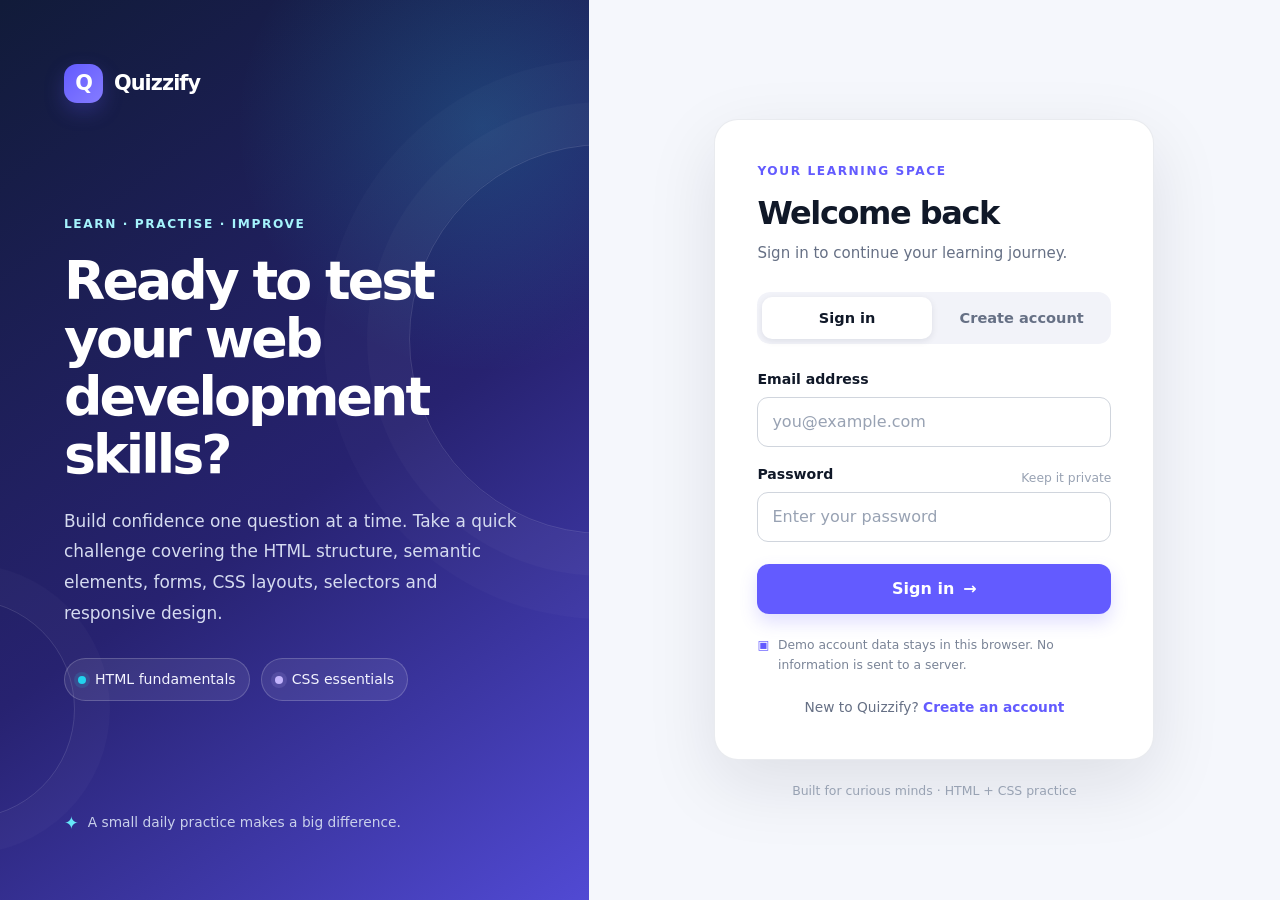
<file: index.html>
<!DOCTYPE html>
<html lang="en">
<head>
  <meta charset="UTF-8" />
  <meta name="viewport" content="width=device-width, initial-scale=1.0" />
  <meta http-equiv="refresh" content="0; url=./login.html" />
  <title>Quizzify — Sign in</title>
  <script>window.location.replace('./login.html');</script>
</head>
<body>
  <p>Opening Quizzify… <a href="./login.html">Continue to sign in</a></p>
</body>
</html>
</file>
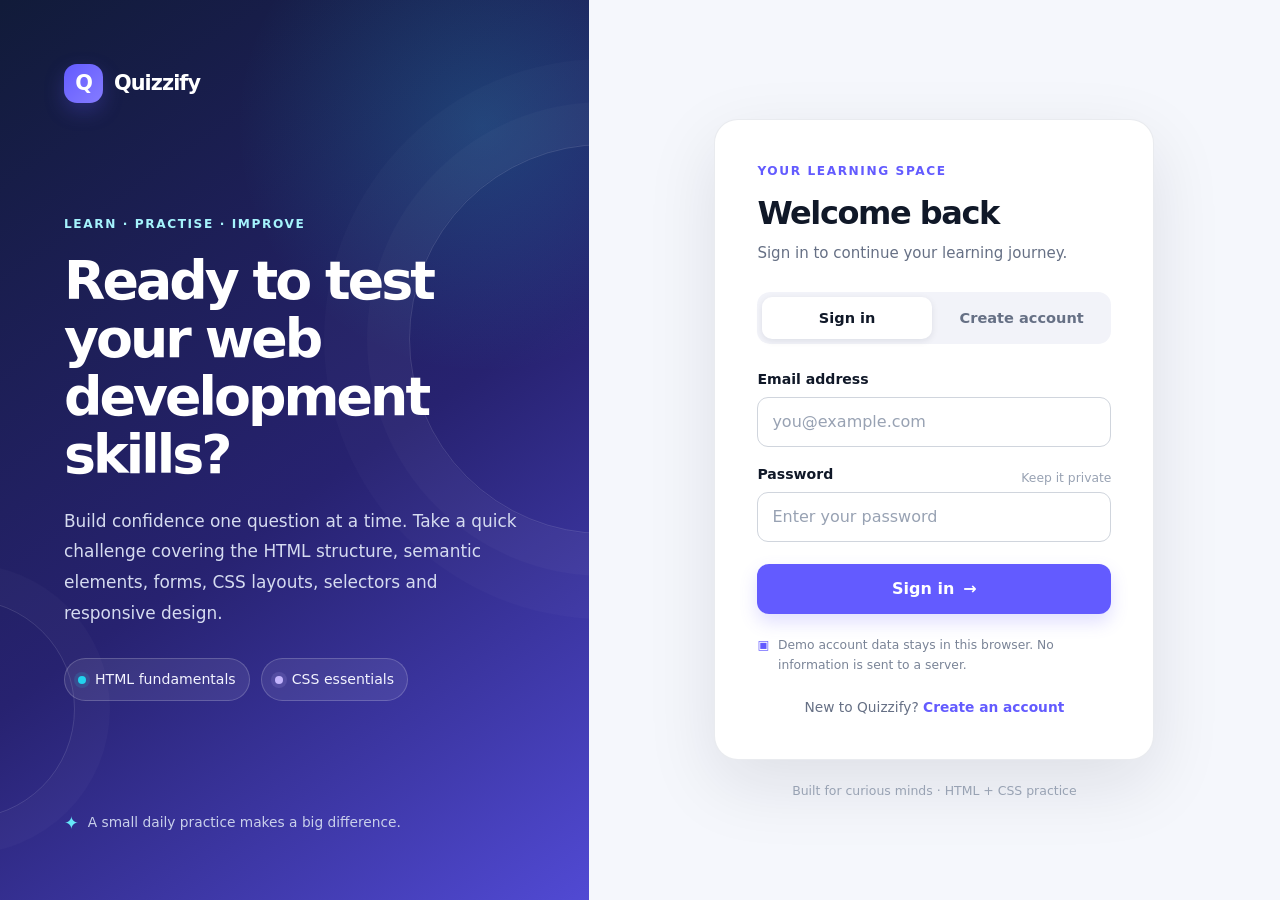
<file: login.html>
<!DOCTYPE html>
<html lang="en">
<head>
  <meta charset="UTF-8" />
  <meta name="viewport" content="width=device-width, initial-scale=1.0" />
  <meta name="description" content="Sign in to Quizzify and test your HTML and CSS knowledge." />
  <title>Quizzify — Sign in</title>
  <link rel="stylesheet" href="./theme.css" />
  <link rel="stylesheet" href="./login.css" />
  <script src="./login.js" defer></script>
</head>
<body class="login-page">
  <main class="login-layout">
    <section class="welcome-panel" aria-labelledby="welcome-title">
      <a class="brand brand-light" href="./login.html" aria-label="Quizzify home">
        <span class="brand-mark" aria-hidden="true">Q</span><span>Quizzify</span>
      </a>
      <div class="welcome-copy">
        <p class="eyebrow welcome-eyebrow">LEARN · PRACTISE · IMPROVE</p>
        <h1 id="welcome-title">Ready to test your web development skills?</h1>
        <p class="welcome-description">Build confidence one question at a time. Take a quick challenge covering the HTML structure, semantic elements, forms, CSS layouts, selectors and responsive design.</p>
        <div class="topic-pills" aria-label="Quiz topics">
          <span><span class="pill-dot html-dot" aria-hidden="true"></span>HTML fundamentals</span>
          <span><span class="pill-dot css-dot" aria-hidden="true"></span>CSS essentials</span>
        </div>
      </div>
      <div class="welcome-footer"><span class="footer-spark" aria-hidden="true">✦</span> A small daily practice makes a big difference.</div>
      <div class="decor decor-one" aria-hidden="true"></div>
      <div class="decor decor-two" aria-hidden="true"></div>
    </section>

    <section class="auth-panel" aria-labelledby="auth-heading">
      <div class="auth-card">
        <div class="auth-card-top">
          <a class="brand brand-mobile" href="./login.html"><span class="brand-mark" aria-hidden="true">Q</span><span>Quizzify</span></a>
          <p class="eyebrow">YOUR LEARNING SPACE</p>
          <h2 id="auth-heading">Welcome back</h2>
          <p id="auth-subheading" class="muted">Sign in to continue your learning journey.</p>
        </div>

        <div class="auth-tabs" role="tablist" aria-label="Account access">
          <button class="auth-tab is-active" id="signin-tab" type="button" role="tab" aria-selected="true" aria-controls="auth-form" data-mode="signin">Sign in</button>
          <button class="auth-tab" id="register-tab" type="button" role="tab" aria-selected="false" aria-controls="auth-form" data-mode="register">Create account</button>
        </div>

        <form id="auth-form" novalidate>
          <div class="field" id="name-field" hidden>
            <label for="full-name">Full name</label>
            <input id="full-name" name="fullName" type="text" autocomplete="name" placeholder="e.g. Kunal Sharma" minlength="2" />
          </div>
          <div class="field">
            <label for="email">Email address</label>
            <input id="email" name="email" type="email" autocomplete="email" placeholder="you@example.com" required />
          </div>
          <div class="field">
            <div class="label-row"><label for="password">Password</label><span class="field-hint" id="password-hint">Keep it private</span></div>
            <input id="password" name="password" type="password" autocomplete="current-password" placeholder="Enter your password" required />
          </div>
          <div class="field" id="confirm-field" hidden>
            <label for="confirm-password">Confirm password</label>
            <input id="confirm-password" name="confirmPassword" type="password" autocomplete="new-password" placeholder="Re-enter your password" />
          </div>
          <button class="btn btn-primary auth-submit" id="auth-submit" type="submit">Sign in <span aria-hidden="true">→</span></button>
          <p class="form-message" id="form-message" role="status" aria-live="polite"></p>
        </form>

        <p class="privacy-note"><span aria-hidden="true">▣</span> Demo account data stays in this browser. No information is sent to a server.</p>
        <p class="auth-switch-note" id="auth-switch-note">New to Quizzify? <button type="button" class="text-button" data-mode="register">Create an account</button></p>
      </div>
      <p class="page-footnote">Built for curious minds · HTML + CSS practice</p>
    </section>
  </main>
</body>
</html>
</file>
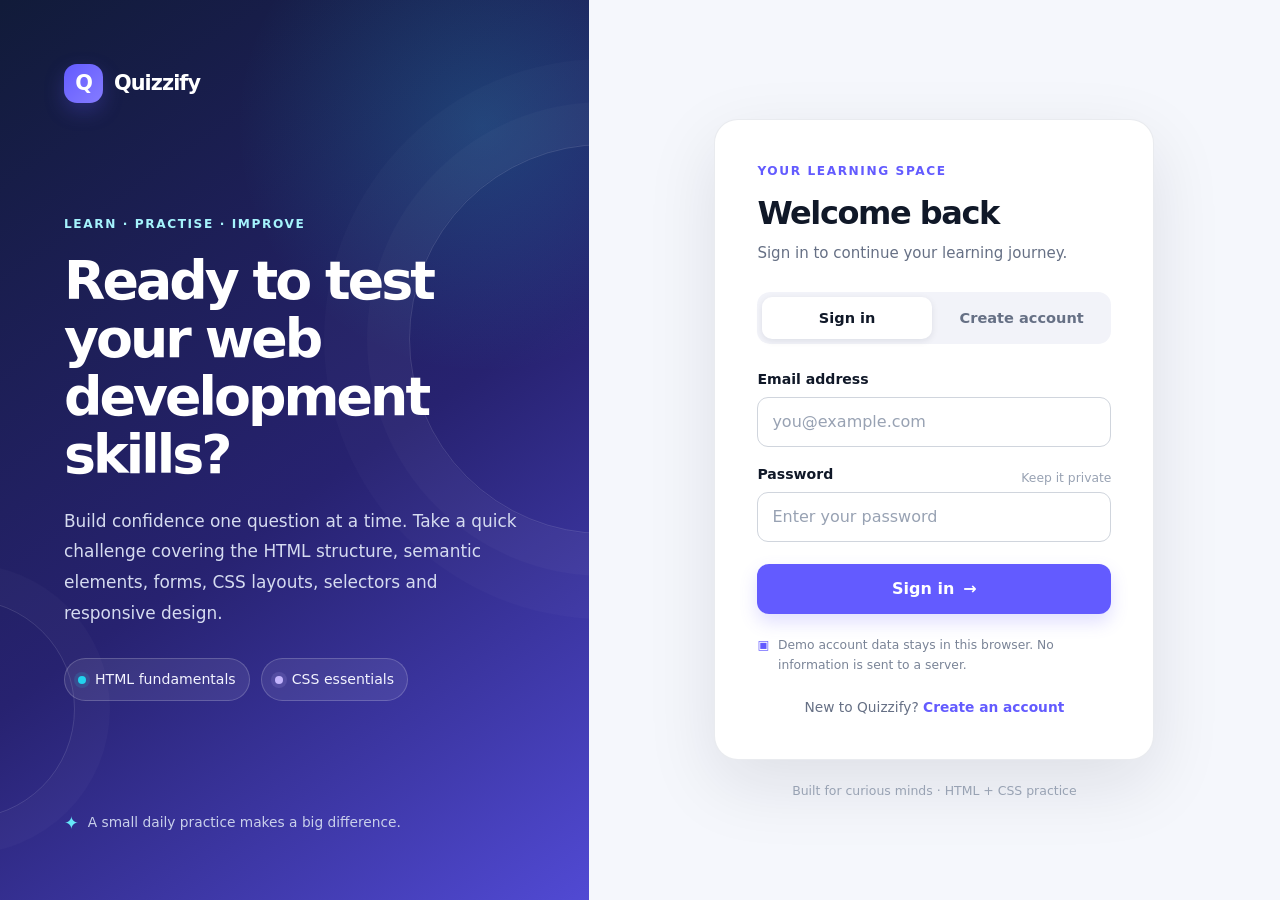
<file: quiz.html>
<!DOCTYPE html>
<html lang="en">
<head>
  <meta charset="UTF-8" />
  <meta name="viewport" content="width=device-width, initial-scale=1.0" />
  <meta name="description" content="Challenge your HTML and CSS knowledge with Quizzify." />
  <title>Quizzify — HTML & CSS Challenge</title>
  <link rel="stylesheet" href="./theme.css" />
  <link rel="stylesheet" href="./quiz.css" />
  <script src="./quiz.js" defer></script>
</head>
<body class="quiz-page">
  <header class="topbar">
    <a class="brand" href="./quiz.html" aria-label="Quizzify home"><span class="brand-mark" aria-hidden="true">Q</span><span>Quizzify</span></a>
    <div class="topbar-actions">
      <span class="user-greeting">Hi, <strong id="current-user-name">learner</strong></span>
      <button class="btn btn-secondary logout-button" id="logout-button" type="button">Log out <span aria-hidden="true">↗</span></button>
    </div>
  </header>

  <main class="quiz-main">
    <section class="intro-row" aria-labelledby="page-title">
      <div>
        <p class="eyebrow">YOUR NEXT LITTLE CHALLENGE</p>
        <h1 id="page-title">HTML & CSS <span>Knowledge Check</span></h1>
        <p class="intro-description">10 questions. Two core technologies. One step closer to stronger frontend skills.</p>
      </div>
      <div class="challenge-stats" aria-label="Quiz information"><span class="stat-icon" aria-hidden="true">✦</span><div><strong>10 questions</strong><small>About 5 minutes</small></div></div>
    </section>

    <section class="loading-state" id="loading-state" role="status" aria-live="polite">
      <span class="loading-spinner" aria-hidden="true"></span>
      <div><strong>Preparing your challenge</strong><p>Loading and checking the HTML and CSS question bank…</p></div>
    </section>

    <section class="load-error" id="load-error" hidden aria-labelledby="load-error-title">
      <div class="error-icon" aria-hidden="true">!</div>
      <div class="load-error-copy"><h2 id="load-error-title">We couldn’t load the questions</h2><p id="load-error-text">Check that questions.json is available and retry.</p></div>
      <button class="btn btn-primary" id="retry-button" type="button">Retry loading</button>
    </section>

    <section class="quiz-panel" id="quiz-panel" aria-labelledby="question-text" hidden>
      <div class="quiz-panel-header">
        <div class="question-position"><span class="question-kicker">QUESTION</span><strong id="question-counter">01 <span>/ 10</span></strong></div>
        <span id="topic-badge" class="topic-badge topic-html">HTML</span>
      </div>
      <div class="progress-track" role="progressbar" id="quiz-progress" aria-label="Quiz progress" aria-valuemin="0" aria-valuemax="10" aria-valuenow="1">
        <div class="progress-fill" id="progress-fill"></div>
      </div>
      <div class="question-content">
        <p class="question-overline" id="difficulty-label">EASY QUESTION</p>
        <h2 id="question-text" tabindex="-1">Loading your first question…</h2>
        <p class="answer-instruction">Choose one answer to continue.</p>
        <div class="answer-list" id="answer-list" role="radiogroup" aria-labelledby="question-text"></div>
        <p class="inline-message" id="quiz-message" role="status" aria-live="polite"></p>
      </div>
      <div class="quiz-panel-footer">
        <button class="btn btn-secondary" id="previous-button" type="button" disabled><span aria-hidden="true">←</span> Previous</button>
        <p class="save-hint"><span aria-hidden="true">✓</span> Your answer is kept as you move</p>
        <button class="btn btn-primary" id="next-button" type="button">Next question <span aria-hidden="true">→</span></button>
        <button class="btn btn-primary" id="submit-button" type="button" hidden>Finish quiz <span aria-hidden="true">✓</span></button>
      </div>
    </section>

    <section class="results-panel" id="results-panel" hidden aria-labelledby="results-title">
      <div class="results-hero">
        <span class="results-icon" aria-hidden="true">✦</span>
        <p class="eyebrow">CHALLENGE COMPLETE</p>
        <h2 id="results-title">Nice work, <span id="results-user-name">learner</span>!</h2>
        <p class="muted">Every question is a chance to learn something new.</p>
        <div class="score-summary">
          <div class="score-ring" id="score-ring" role="img" aria-label="Score percentage"><div><strong id="score-value">0/10</strong><span id="score-percent">0%</span></div></div>
          <div class="score-copy"><span class="score-label">YOUR SCORE</span><strong id="score-message">Keep building your skills</strong><p id="score-detail">You answered 0 out of 10 questions correctly.</p></div>
        </div>
      </div>
      <div class="topic-results">
        <article class="topic-result-card"><span class="topic-result-mark html-mark" aria-hidden="true">H</span><div><span>HTML correct</span><strong id="html-score">0 / 5</strong></div></article>
        <article class="topic-result-card"><span class="topic-result-mark css-mark" aria-hidden="true">C</span><div><span>CSS correct</span><strong id="css-score">0 / 5</strong></div></article>
      </div>
      <div class="review-heading"><div><p class="eyebrow">LEARN FROM YOUR ANSWERS</p><h3>Answer review</h3></div><p class="muted">Your answer, the correct answer, and why.</p></div>
      <div class="review-list" id="review-list"></div>
      <div class="results-actions"><button class="btn btn-secondary" id="results-logout-button" type="button">Log out</button><button class="btn btn-primary" id="restart-button" type="button">Play again <span aria-hidden="true">↻</span></button></div>
    </section>

    <p class="page-note"><span aria-hidden="true">✦</span> Questions are picked randomly from a balanced HTML and CSS question bank.</p>
  </main>
  <footer class="quiz-footer"><span class="brand-mark footer-mark" aria-hidden="true">Q</span><span>Quizzify</span><span class="footer-divider" aria-hidden="true">·</span><span>Practice with purpose.</span></footer>
</body>
</html>
</file>
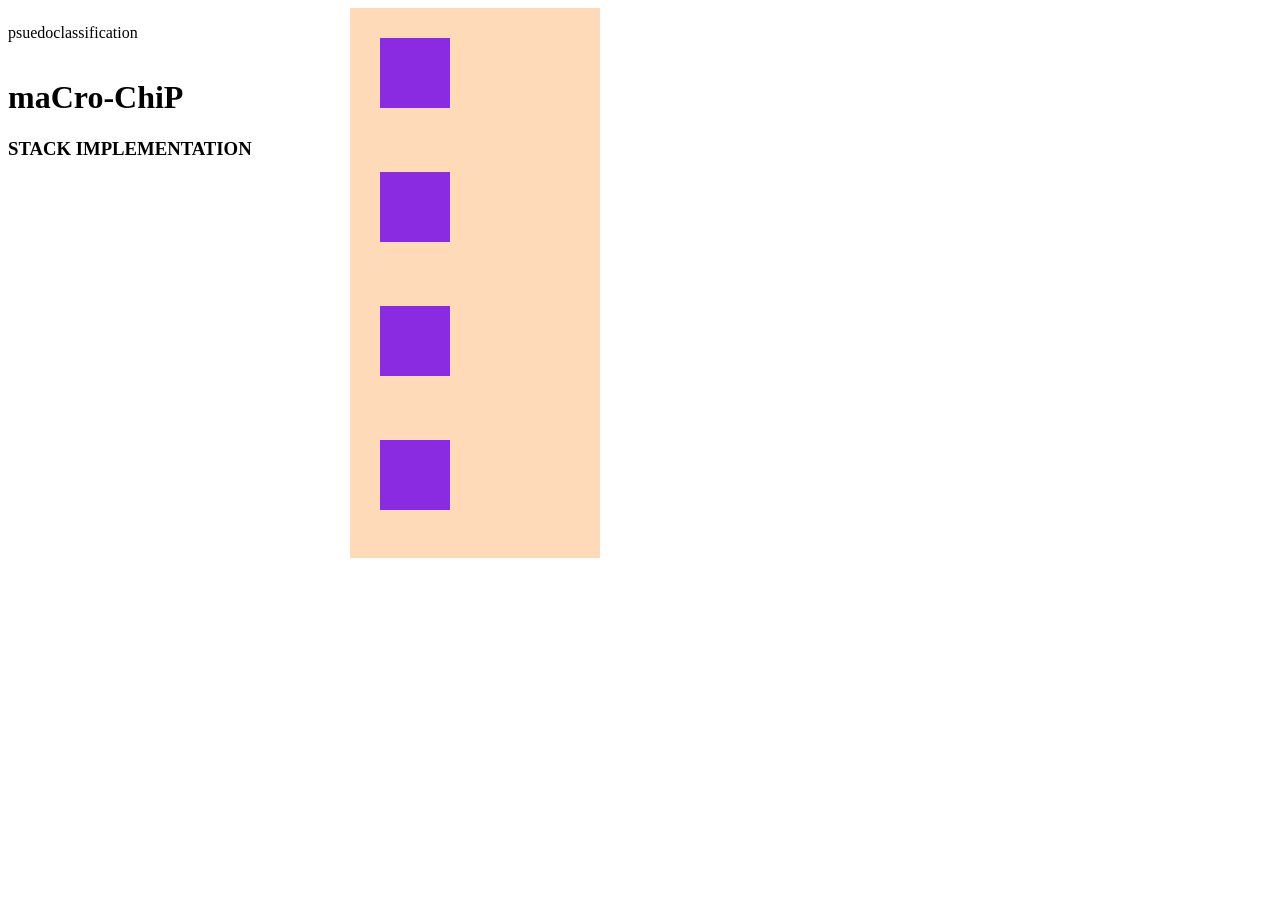
<file: test.html>
<!DOCTYPE html>
<html lang="en">
<head>
    
    <meta charset="UTF-8">
    <meta name="viewport" content="width=device-width, initial-scale=1.0">
    <title>Document</title>

    <style>
        .base {
            display: inline-block;
            height: 550px;
            width: 250px;
            background-color: peachpuff;
            position: absolute;
            left: 350px;

        }
        .windows {
            display: inline-block;
            align-items: center;
            width: 70px;
            height: 70px;
            background-color: blueviolet;
            margin: 30px;
        }
        p {
            display: inline-block;
        }
    </style>
</head>
<body>
    <div class="base">
        <div class ="windows"></div>
                        <div class ="windows"></div>
        <div class ="windows"></div>
        <div class ="windows"></div>

    </div>
    <p> 
        psuedoclassification 

    </p>
    <h1>maCro-ChiP</h1>
    <h3>STACK IMPLEMENTATION</h3>

</body>
</html>
</file>
<file: theme.css>
:root {
  color-scheme: light;
  --primary: #635bff;
  --primary-dark: #5148e5;
  --navy: #101828;
  --background: #f5f7fc;
  --card: #ffffff;
  --text-secondary: #667085;
  --accent: #22d3ee;
  --success: #16a34a;
  --error: #dc2626;
  --border: #e4e7ec;
  --surface-soft: #f8f9ff;
  --shadow: 0 24px 70px rgba(16, 24, 40, 0.10);
  --radius-lg: 24px;
  --radius-md: 16px;
  --radius-sm: 12px;
  --focus-ring: 0 0 0 4px rgba(99, 91, 255, 0.18);
}

* { box-sizing: border-box; }
html { min-width: 320px; }
body {
  margin: 0;
  background: var(--background);
  color: var(--navy);
  font-family: Inter, ui-sans-serif, system-ui, -apple-system, BlinkMacSystemFont, "Segoe UI", sans-serif;
  line-height: 1.5;
  -webkit-font-smoothing: antialiased;
}
button, input { font: inherit; }
button { cursor: pointer; }
a { color: var(--primary); }
:focus-visible { outline: 3px solid var(--primary); outline-offset: 3px; }
::selection { color: var(--navy); background: rgba(34, 211, 238, .35); }

.brand { display: inline-flex; align-items: center; gap: 11px; color: var(--navy); font-weight: 800; letter-spacing: -.045em; font-size: 1.3rem; text-decoration: none; }
.brand-mark { display: grid; place-items: center; width: 39px; height: 39px; border-radius: 13px; color: white; background: linear-gradient(135deg, var(--primary), #857cff); box-shadow: 0 8px 20px rgba(99, 91, 255, .25); font-weight: 900; letter-spacing: -.06em; }
.eyebrow { margin: 0; color: var(--primary); font-size: .76rem; font-weight: 800; letter-spacing: .13em; text-transform: uppercase; }
.muted { color: var(--text-secondary); }
.btn { display: inline-flex; align-items: center; justify-content: center; gap: 9px; min-height: 46px; padding: 12px 18px; border: 1px solid transparent; border-radius: 12px; font-weight: 750; text-decoration: none; transition: transform .16s ease, box-shadow .16s ease, background-color .16s ease; }
.btn:hover { transform: translateY(-1px); }
.btn:active { transform: translateY(0); }
.btn-primary { background: var(--primary); color: #fff; box-shadow: 0 8px 18px rgba(99, 91, 255, .20); }
.btn-primary:hover { background: var(--primary-dark); box-shadow: 0 12px 24px rgba(99, 91, 255, .24); }
.btn-secondary { border-color: var(--border); background: #fff; color: var(--navy); }
.btn-quiet { border-color: transparent; color: var(--text-secondary); background: transparent; }
.btn:disabled { cursor: not-allowed; opacity: .55; transform: none; }
.form-message { margin: 14px 0 0; padding: 11px 13px; border-radius: 10px; font-size: .9rem; }
.form-message:empty { display: none; }
.form-message[data-kind="error"] { color: #991b1b; border: 1px solid #fecaca; background: #fef2f2; }
.form-message[data-kind="success"] { color: #166534; border: 1px solid #bbf7d0; background: #f0fdf4; }
.sr-only { position: absolute; width: 1px; height: 1px; padding: 0; margin: -1px; overflow: hidden; clip: rect(0, 0, 0, 0); white-space: nowrap; border: 0; }

@media (prefers-reduced-motion: reduce) {
  *, *::before, *::after { scroll-behavior: auto !important; animation-duration: .01ms !important; animation-iteration-count: 1 !important; transition-duration: .01ms !important; }
}
</file>
<file: login.css>
.login-page { min-height: 100vh; background: #fff; }
.login-layout { display: grid; grid-template-columns: minmax(350px, .92fr) minmax(440px, 1.08fr); min-height: 100vh; }
.welcome-panel { position: relative; display: flex; flex-direction: column; overflow: hidden; min-height: 100vh; padding: clamp(30px, 5vw, 68px); color: #fff; background: radial-gradient(circle at 82% 14%, rgba(34, 211, 238, .19), transparent 27%), linear-gradient(145deg, #111b39 0%, #272270 54%, #635bff 120%); }
.brand-light { color: #fff; position: relative; z-index: 1; }
.welcome-copy { position: relative; z-index: 1; max-width: 560px; margin: auto 0; padding: 70px 0 66px; }
.welcome-eyebrow { color: #a5f3fc; }
.welcome-copy h1 { max-width: 530px; margin: 18px 0 22px; font-size: clamp(2.25rem, 4.2vw, 4.1rem); line-height: 1.08; letter-spacing: -.055em; }
.welcome-description { max-width: 470px; color: #d5dbf0; font-size: 1.06rem; line-height: 1.8; }
.topic-pills { display: flex; flex-wrap: wrap; gap: 11px; margin-top: 30px; }
.topic-pills > span { display: inline-flex; align-items: center; gap: 9px; padding: 10px 13px; color: #f3f4ff; border: 1px solid rgba(255,255,255,.19); border-radius: 999px; background: rgba(255,255,255,.08); font-size: .88rem; }
.pill-dot { width: 8px; height: 8px; border-radius: 50%; }
.html-dot { background: #22d3ee; box-shadow: 0 0 0 4px rgba(34,211,238,.13); }
.css-dot { background: #c4b5fd; box-shadow: 0 0 0 4px rgba(196,181,253,.13); }
.welcome-footer { position: relative; z-index: 1; display: flex; align-items: center; gap: 9px; color: #c9d0eb; font-size: .86rem; }
.footer-spark { color: #67e8f9; font-size: 1.1rem; }
.decor { position: absolute; border: 1px solid rgba(255,255,255,.13); border-radius: 50%; pointer-events: none; }
.decor-one { width: 390px; height: 390px; right: -210px; top: 16%; box-shadow: 0 0 0 42px rgba(255,255,255,.025), 0 0 0 85px rgba(255,255,255,.02); }
.decor-two { width: 220px; height: 220px; left: -145px; bottom: 9%; box-shadow: 0 0 0 35px rgba(255,255,255,.025); }
.auth-panel { display: flex; flex-direction: column; justify-content: center; align-items: center; padding: 44px clamp(24px, 5vw, 76px) 24px; background: var(--background); }
.auth-card { width: min(100%, 440px); padding: clamp(24px, 3.3vw, 42px); border: 1px solid rgba(228,231,236,.82); border-radius: var(--radius-lg); background: var(--card); box-shadow: var(--shadow); }
.auth-card-top h2 { margin: 9px 0 5px; font-size: 2rem; letter-spacing: -.045em; }
.auth-card-top > .muted { margin: 0; font-size: .94rem; }
.brand-mobile { display: none; margin-bottom: 28px; }
.auth-tabs { display: grid; grid-template-columns: 1fr 1fr; gap: 5px; padding: 5px; margin: 27px 0 25px; border-radius: 13px; background: #f2f3f9; }
.auth-tab { min-height: 42px; padding: 9px 12px; border: 0; border-radius: 10px; color: var(--text-secondary); background: transparent; font-size: .91rem; font-weight: 750; }
.auth-tab.is-active { color: var(--navy); background: #fff; box-shadow: 0 2px 7px rgba(16,24,40,.09); }
.field { margin-bottom: 17px; }
.field label { display: block; margin-bottom: 7px; font-size: .88rem; font-weight: 750; }
.field input { display: block; width: 100%; min-height: 49px; padding: 12px 14px; color: var(--navy); border: 1px solid #d0d5dd; border-radius: 11px; outline: none; background: #fff; transition: border-color .15s ease, box-shadow .15s ease; }
.field input::placeholder { color: #98a2b3; }
.field input:focus { border-color: var(--primary); box-shadow: var(--focus-ring); }
.field input[aria-invalid="true"] { border-color: var(--error); }
.label-row { display: flex; align-items: center; justify-content: space-between; }
.field-hint { color: #98a2b3; font-size: .77rem; }
.auth-submit { width: 100%; margin-top: 5px; min-height: 50px; }
.privacy-note { display: flex; gap: 9px; margin: 22px 0 0; color: #7a8497; font-size: .77rem; line-height: 1.6; }
.privacy-note span { flex: 0 0 auto; color: var(--primary); }
.auth-switch-note { margin: 21px 0 0; color: var(--text-secondary); text-align: center; font-size: .86rem; }
.text-button { padding: 0; border: 0; color: var(--primary); background: transparent; font-weight: 800; }
.text-button:hover { text-decoration: underline; }
.page-footnote { margin: 22px 0 0; color: #98a2b3; text-align: center; font-size: .78rem; }
[hidden] { display: none !important; }
@media (max-width: 900px) {
  .login-layout { grid-template-columns: minmax(280px, .82fr) minmax(400px, 1.18fr); }
  .welcome-panel { padding: 34px 28px; }
  .welcome-copy h1 { font-size: clamp(2.1rem, 4.1vw, 3rem); }
  .auth-panel { padding: 32px 24px 20px; }
}
@media (max-width: 720px) {
  .login-layout { display: block; }
  .welcome-panel { display: none; }
  .auth-panel { min-height: 100vh; padding: 28px 16px 22px; }
  .auth-card { padding: 25px 22px; border-radius: 20px; }
  .brand-mobile { display: inline-flex; }
  .auth-card-top h2 { font-size: 1.8rem; }
}
</file>
<file: quiz.css>
.quiz-page { min-height: 100vh; background: var(--background); }
.topbar { display: flex; align-items: center; justify-content: space-between; min-height: 78px; padding: 14px max(24px, calc((100% - 1120px) / 2)); border-bottom: 1px solid rgba(228,231,236,.8); background: rgba(255,255,255,.9); }
.topbar-actions { display: flex; align-items: center; gap: 18px; }
.user-greeting { color: var(--text-secondary); font-size: .9rem; }
.user-greeting strong { color: var(--navy); }
.logout-button { min-height: 40px; padding: 8px 13px; font-size: .84rem; }
.quiz-main { width: min(100% - 40px, 900px); margin: 0 auto; padding: 46px 0 28px; }
.intro-row { display: flex; justify-content: space-between; align-items: end; gap: 28px; margin-bottom: 28px; }
.intro-row h1 { margin: 9px 0 8px; font-size: clamp(1.9rem, 4vw, 2.65rem); line-height: 1.16; letter-spacing: -.05em; }
.intro-row h1 span { color: var(--primary); }
.intro-description { max-width: 590px; margin: 0; color: var(--text-secondary); }
.challenge-stats { display: flex; flex: 0 0 auto; align-items: center; gap: 11px; padding: 12px 15px; border: 1px solid #e3e6ff; border-radius: 14px; background: #fff; }
.stat-icon { display: grid; place-items: center; width: 36px; height: 36px; border-radius: 11px; color: var(--primary); background: #f0efff; font-size: 1.2rem; }
.challenge-stats strong, .challenge-stats small { display: block; }
.challenge-stats strong { font-size: .84rem; }
.challenge-stats small { color: var(--text-secondary); font-size: .76rem; }
.quiz-panel, .results-panel { overflow: hidden; border: 1px solid rgba(228,231,236,.92); border-radius: var(--radius-lg); background: var(--card); box-shadow: 0 14px 40px rgba(16,24,40,.065); }
.quiz-panel-header { display: flex; align-items: center; justify-content: space-between; padding: 25px 32px 17px; }
.question-position { display: flex; align-items: center; gap: 14px; }
.question-kicker { color: #98a2b3; font-size: .7rem; font-weight: 850; letter-spacing: .13em; }
.question-position strong { font-size: 1.1rem; }
.question-position strong span { color: #98a2b3; font-weight: 600; }
.topic-badge { display: inline-flex; align-items: center; padding: 6px 11px; border-radius: 999px; font-size: .76rem; font-weight: 800; letter-spacing: .02em; }
.topic-html { color: #6b45cb; background: #f0eaff; }
.topic-css { color: #00778d; background: #e1faff; }
.progress-track { height: 6px; margin: 0 32px; overflow: hidden; border-radius: 999px; background: #eceef5; }
.progress-fill { width: 10%; height: 100%; border-radius: inherit; background: linear-gradient(90deg, var(--primary), #8b83ff 60%, var(--accent)); transition: width .25s ease; }
.question-content { padding: 33px 32px 29px; }
.question-overline { margin: 0 0 10px; color: var(--primary); font-size: .73rem; font-weight: 850; letter-spacing: .12em; text-transform: uppercase; }
.question-content h2 { max-width: 740px; margin: 0; font-size: clamp(1.4rem, 3vw, 1.85rem); line-height: 1.35; letter-spacing: -.032em; }
.answer-instruction { margin: 9px 0 21px; color: var(--text-secondary); font-size: .9rem; }
.answer-list { display: grid; gap: 12px; }
.answer-option { display: flex; align-items: flex-start; gap: 13px; min-height: 58px; padding: 15px 16px; border: 1px solid #e2e5ed; border-radius: 13px; background: #fff; color: #344054; cursor: pointer; transition: border-color .15s ease, background-color .15s ease, box-shadow .15s ease, transform .15s ease; }
.answer-option:hover { border-color: #b9b4ff; background: #fbfaff; transform: translateY(-1px); }
.answer-option:has(input:checked), .answer-option.is-selected { border-color: var(--primary); background: #f5f4ff; box-shadow: inset 0 0 0 1px var(--primary); color: var(--navy); }
.answer-option input { flex: 0 0 auto; width: 18px; height: 18px; margin: 2px 0 0; accent-color: var(--primary); }
.answer-option-text { font-size: .96rem; line-height: 1.55; overflow-wrap: anywhere; }
.inline-message { min-height: 23px; margin: 11px 0 0; color: var(--error); font-size: .86rem; }
.inline-message:empty { min-height: 0; margin-top: 0; }
.quiz-panel-footer { display: flex; align-items: center; justify-content: space-between; gap: 14px; padding: 19px 32px; border-top: 1px solid #edf0f5; background: #fcfcff; }
.quiz-panel-footer .btn { min-height: 45px; padding: 10px 15px; font-size: .88rem; }
.save-hint { display: flex; align-items: center; gap: 7px; margin: 0; color: #7a8497; font-size: .77rem; text-align: center; }
.save-hint span { color: var(--success); font-weight: 900; }
.load-error { display: flex; align-items: center; gap: 16px; padding: 23px; border: 1px solid #fecaca; border-radius: 18px; background: #fff; box-shadow: var(--shadow); }
.error-icon { display: grid; place-items: center; flex: 0 0 auto; width: 42px; height: 42px; border-radius: 50%; color: #991b1b; background: #fee2e2; font-weight: 900; }
.load-error-copy { flex: 1; }
.load-error h2 { margin: 0 0 4px; font-size: 1.05rem; }
.load-error p { margin: 0; color: var(--text-secondary); font-size: .87rem; }
.results-hero { padding: 32px; background: radial-gradient(circle at 86% 12%, rgba(34,211,238,.12), transparent 24%), linear-gradient(140deg, #fbfaff, #f2f4ff); }
.results-icon { display: grid; place-items: center; width: 46px; height: 46px; margin-bottom: 17px; border-radius: 15px; color: var(--primary); background: #e9e7ff; font-size: 1.5rem; }
.results-hero h2 { margin: 7px 0; font-size: clamp(1.8rem, 4vw, 2.5rem); letter-spacing: -.05em; }
.results-hero h2 span { color: var(--primary); }
.results-hero > .muted { margin: 0; font-size: .91rem; }
.score-summary { display: flex; align-items: center; gap: 22px; margin-top: 25px; padding: 21px; border: 1px solid rgba(228,231,236,.9); border-radius: 18px; background: rgba(255,255,255,.88); }
.score-ring { display: grid; place-items: center; flex: 0 0 auto; width: 116px; height: 116px; border-radius: 50%; background: conic-gradient(var(--primary) 0deg var(--score-deg, 0deg), #e8e9f2 var(--score-deg, 0deg) 360deg); }
.score-ring > div { display: flex; flex-direction: column; align-items: center; justify-content: center; width: 88px; height: 88px; border-radius: 50%; background: #fff; }
.score-ring strong { font-size: 1.35rem; line-height: 1.2; letter-spacing: -.04em; }
.score-ring span { color: var(--text-secondary); font-size: .79rem; }
.score-copy { display: flex; flex-direction: column; gap: 5px; }
.score-label { color: var(--text-secondary); font-size: .7rem; font-weight: 850; letter-spacing: .12em; }
.score-copy > strong { font-size: 1.1rem; }
.score-copy p { margin: 0; color: var(--text-secondary); font-size: .87rem; }
.topic-results { display: grid; grid-template-columns: 1fr 1fr; gap: 14px; padding: 22px 32px 8px; }
.topic-result-card { display: flex; align-items: center; gap: 13px; padding: 17px; border: 1px solid var(--border); border-radius: 15px; }
.topic-result-mark { display: grid; place-items: center; width: 42px; height: 42px; border-radius: 13px; font-weight: 900; }
.html-mark { color: #6b45cb; background: #f0eaff; }
.css-mark { color: #00778d; background: #e1faff; }
.topic-result-card span:not(.topic-result-mark) { display: block; margin-bottom: 3px; color: var(--text-secondary); font-size: .8rem; }
.topic-result-card strong { font-size: 1.15rem; }
.review-heading { display: flex; justify-content: space-between; align-items: end; gap: 16px; padding: 31px 32px 15px; }
.review-heading h3 { margin: 5px 0 0; font-size: 1.4rem; letter-spacing: -.035em; }
.review-heading > p { margin: 0 0 3px; font-size: .8rem; }
.review-list { display: grid; gap: 11px; padding: 0 32px 25px; }
.review-item { border: 1px solid var(--border); border-radius: 14px; overflow: hidden; }
.review-item summary { display: flex; align-items: flex-start; gap: 12px; padding: 16px; cursor: pointer; list-style: none; }
.review-item summary::-webkit-details-marker { display: none; }
.review-status { display: grid; place-items: center; flex: 0 0 auto; width: 27px; height: 27px; border-radius: 9px; font-size: .85rem; font-weight: 900; }
.review-status.correct { color: #166534; background: #dcfce7; }
.review-status.incorrect { color: #991b1b; background: #fee2e2; }
.review-summary-text { flex: 1; font-weight: 750; font-size: .91rem; line-height: 1.45; }
.review-meta { flex: 0 0 auto; color: var(--text-secondary); font-size: .76rem; }
.review-detail { padding: 0 16px 17px 55px; color: #475467; font-size: .88rem; }
.review-detail p { margin: 7px 0; }
.review-detail strong { color: var(--navy); }
.review-explanation { padding: 11px 13px; margin-top: 11px !important; border-radius: 10px; background: #f7f8fc; line-height: 1.6; }
.results-actions { display: flex; justify-content: flex-end; gap: 12px; padding: 18px 32px 25px; border-top: 1px solid #edf0f5; background: #fcfcff; }
.page-note { display: flex; align-items: center; justify-content: center; gap: 9px; margin: 23px 0 0; color: #8b95a7; font-size: .79rem; text-align: center; }
.page-note span { color: var(--primary); }
.quiz-footer { display: flex; justify-content: center; align-items: center; gap: 9px; padding: 24px 16px 30px; color: #8b95a7; font-size: .81rem; }
.footer-mark { width: 25px; height: 25px; border-radius: 8px; font-size: .8rem; }
.footer-divider { color: #c2c8d3; }
[hidden] { display: none !important; }
@media (max-width: 720px) {
  .topbar { min-height: 68px; padding: 12px 18px; }
  .user-greeting { display: none; }
  .quiz-main { width: min(100% - 28px, 900px); padding-top: 30px; }
  .intro-row { align-items: flex-start; flex-direction: column; gap: 15px; }
  .challenge-stats { padding: 9px 12px; }
  .quiz-panel-header { padding: 21px 19px 15px; }
  .progress-track { margin: 0 19px; }
  .question-content { padding: 26px 19px 20px; }
  .quiz-panel-footer { flex-wrap: wrap; padding: 16px 19px; }
  .save-hint { order: 3; flex: 1 0 100%; justify-content: center; }
  .quiz-panel-footer .btn { min-width: 116px; }
  .load-error { align-items: flex-start; flex-wrap: wrap; padding: 18px; }
  .load-error-copy { min-width: calc(100% - 62px); }
  .load-error > .btn { margin-left: 58px; }
  .results-hero { padding: 24px 19px; }
  .score-summary { gap: 16px; padding: 16px; }
  .score-ring { width: 96px; height: 96px; }
  .score-ring > div { width: 73px; height: 73px; }
  .score-ring strong { font-size: 1.15rem; }
  .topic-results { padding: 16px 19px 5px; gap: 9px; }
  .topic-result-card { align-items: flex-start; flex-direction: column; padding: 12px; gap: 8px; }
  .review-heading { align-items: flex-start; flex-direction: column; padding: 26px 19px 13px; }
  .review-list { padding: 0 19px 20px; }
  .review-item summary { flex-wrap: wrap; padding: 13px; }
  .review-summary-text { min-width: calc(100% - 45px); }
  .review-meta { margin-left: 39px; }
  .review-detail { padding: 0 13px 14px; }
  .results-actions { padding: 16px 19px 21px; }
}
@media (max-width: 420px) {
  .brand { font-size: 1.15rem; }
  .brand-mark { width: 35px; height: 35px; }
  .logout-button { min-height: 37px; padding: 7px 10px; }
  .quiz-main { width: calc(100% - 20px); }
  .intro-row h1 { font-size: 1.8rem; }
  .question-content h2 { font-size: 1.35rem; }
  .answer-option { padding: 13px; }
  .answer-option-text { font-size: .9rem; }
  .quiz-panel-footer { gap: 8px; }
  .quiz-panel-footer .btn { padding: 10px; font-size: .8rem; }
  .score-summary { align-items: flex-start; flex-direction: column; }
  .topic-result-card strong { font-size: 1rem; }
  .results-actions { justify-content: stretch; }
  .results-actions .btn { flex: 1; }
}
.loading-state { display: flex; align-items: center; justify-content: center; gap: 15px; min-height: 150px; padding: 24px; border: 1px solid var(--border); border-radius: var(--radius-lg); background: #fff; color: var(--navy); }
.loading-state strong { display: block; }
.loading-state p { margin: 4px 0 0; color: var(--text-secondary); font-size: .9rem; }
.loading-spinner { display: block; width: 29px; height: 29px; flex: 0 0 auto; border: 3px solid #e6e5ff; border-top-color: var(--primary); border-radius: 50%; animation: quiz-spin .8s linear infinite; }
@keyframes quiz-spin { to { transform: rotate(360deg); } }
</file>
